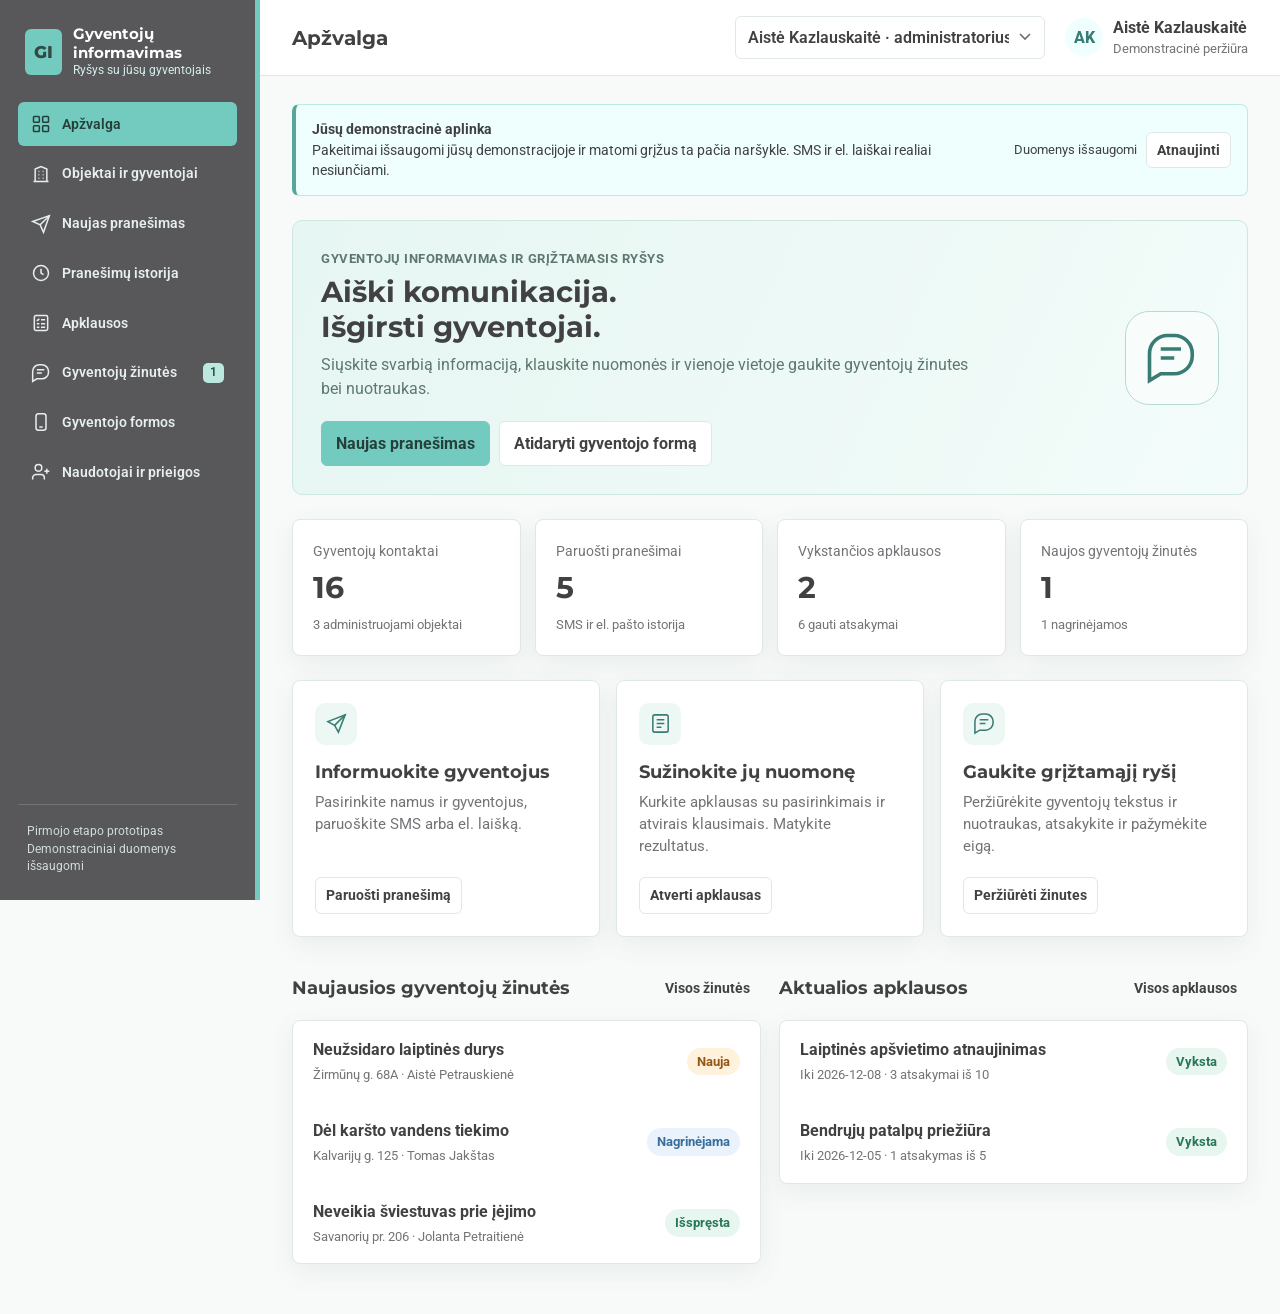
<file: index.html>
<!doctype html>
<html lang="lt">
<head>
  <meta charset="utf-8">
  <meta name="viewport" content="width=device-width, initial-scale=1">
  <meta name="description" content="Pranešimai, apklausos ir gyventojų grįžtamasis ryšys – interaktyvi demonstracija">
  <title>Gyventojų informavimas ir grįžtamasis ryšys</title>
  <link rel="preconnect" href="https://fonts.googleapis.com">
  <link rel="preconnect" href="https://fonts.gstatic.com" crossorigin>
  <link href="https://fonts.googleapis.com/css2?family=Montserrat:wght@500;600;700;800&family=Roboto:wght@400;500;700&display=swap" rel="stylesheet">
  <link rel="icon" type="image/svg+xml" href="data:image/svg+xml,%3Csvg xmlns='http://www.w3.org/2000/svg' viewBox='0 0 64 64'%3E%3Crect width='64' height='64' rx='10' fill='%2358A59A'/%3E%3Cpath d='M18 43V20h15c9 0 14 4 14 11s-5 11-14 11H25v-7h9c4 0 6-1 6-4s-2-4-6-4h-9v16z' fill='white'/%3E%3C/svg%3E">
  <style>
    [hidden]{display:none!important}.demo-banner{display:flex;justify-content:space-between;gap:18px;align-items:center;background:#eefffd;border:1px solid #bfe9e3;border-left:4px solid var(--brand);border-radius:7px;padding:14px 16px;margin-bottom:24px;font-size:14px}.demo-banner strong{display:block}.demo-banner span{display:block}.demo-banner .actions{align-items:center;flex-shrink:0}.error-box{background:#fdeceb;color:#8b2424;border:1px solid #efceca;padding:12px;border-radius:6px;margin-bottom:15px;font-size:14px}.info-box{padding:12px;background:#fff6eb;color:#865116;border-radius:6px;font-size:14px;margin-bottom:16px}.recipient-pick{max-height:390px;overflow:auto;margin-top:14px}.recipient-group{border:1px solid var(--line);border-radius:7px;margin-bottom:10px;overflow:hidden;background:#fff}.recipient-group-head{display:flex;justify-content:space-between;gap:12px;align-items:center;padding:11px 13px;background:#f5fbfa;border-bottom:1px solid var(--line)}.recipient-group-head strong{font-size:14px}.recipient-group-head span{font-size:12px;color:var(--muted);white-space:nowrap}.recipient-group .recipient-item{padding:10px 13px}.recipient-item{display:flex;gap:10px;border-bottom:1px solid #edf2f1;font-size:14px}.recipient-item:last-child{border-bottom:0}.recipient-item input{margin-top:4px;accent-color:var(--brand)}.recipient-item strong{display:block}.recipient-item small{display:block;font-size:13px;color:var(--muted)}.recipient-item.unavailable{color:#7b8380;background:#fafafa}.contact-alerts{display:grid;gap:7px;margin:10px 0 12px}.contact-alert{display:flex;gap:8px;align-items:flex-start;background:#fff6eb;color:#7f561f;border:1px solid #f3d7ad;border-radius:6px;padding:9px 11px;font-size:13px}.contact-alert:before{content:'!';display:grid;place-items:center;flex:0 0 20px;height:20px;border-radius:50%;background:#f5c987;font-weight:800}.review-summary{display:grid;grid-template-columns:repeat(3,1fr);gap:10px;margin-bottom:18px}.review-stat{padding:13px;border:1px solid var(--line);border-radius:7px;background:#f8fbfb}.review-stat span{display:block;color:var(--muted);font-size:12px}.review-stat strong{display:block;margin-top:3px;font-family:Montserrat,sans-serif;font-size:15px}.recipient-details{border:1px solid var(--line);border-radius:7px;margin:16px 0;overflow:hidden}.recipient-details summary{cursor:pointer;padding:12px 14px;background:#f5fbfa;font-weight:700;font-size:14px}.recipient-details .table-wrap{border-top:1px solid var(--line)}.modal.wide{width:min(820px,100%)}.modal .table{font-size:14px;min-width:650px}.modal .table td{padding:9px}.modal .table th{padding:9px}.modal .preview-box{max-height:220px;overflow:auto}.modal .check-list{max-height:260px}.toolbar-count{margin-left:auto}.top-actions .view-switch{max-width:310px}#saveStatus{font-size:13px;max-width:200px}.import-errors{max-height:220px;overflow:auto;padding-left:22px}.import-metrics{display:flex;gap:20px;margin:14px 0;flex-wrap:wrap}.import-metrics strong{display:block;font-size:20px}.modal label input[type=checkbox]{width:auto}.muted{color:var(--muted)}.demo-label{font-size:12px;color:var(--muted);display:block}.field input[type=checkbox]{width:auto}.modal-backdrop{overscroll-behavior:contain}.field label small{font-weight:400}.recipient-item label{cursor:pointer}.history-text{white-space:pre-wrap}.blank-detail{padding:50px 25px;color:var(--muted)}.required{color:#b03d3d;margin-left:3px}.field-error{display:none;color:#a62f2f;font-size:12px}.field.invalid .field-error{display:block}.field.invalid input,.field.invalid select,.field.invalid textarea{border-color:#cf6262;box-shadow:0 0 0 2px rgba(207,98,98,.1)}.send-copy{display:grid;gap:3px}.validation-hint{font-size:12px;color:#9a3b33}.history-object{display:inline-flex;margin:3px 4px 0 0;padding:3px 7px;border-radius:999px;background:#eef8f6;color:#39756d;font-size:12px}.history-subject{font-weight:700;font-family:Montserrat,sans-serif}.history-preview{display:block;color:var(--muted);font-size:13px;margin-top:4px;max-width:440px;white-space:nowrap;overflow:hidden;text-overflow:ellipsis}
    @media(max-width:760px){.demo-banner{display:block}.demo-banner .actions{margin-top:10px}.top-actions .view-switch{max-width:175px}.user{display:none}.demo-banner span{font-size:13px}.content .headline-row{gap:12px}}

    :root{--ink:#414143;--muted:#737477;--line:#dfe8e7;--surface:#fff;--bg:#f7faf9;--brand:#58a59a;--brand-2:#73cabe;--brand-dark:#397c73;--brand-soft:#eefffd;--amber:#e9a65d;--amber-soft:#fff6eb;--red:#b84141;--red-soft:#fdeceb;--blue:#4e8cad;--blue-soft:#edf6fa;--shadow:0 8px 26px rgba(71,92,89,.08);--radius:8px}
    *{box-sizing:border-box}html{font-size:16px}body{margin:0;background:var(--bg);color:var(--ink);font-family:Roboto,sans-serif;line-height:1.48}button,input,select,textarea{font:inherit}button{cursor:pointer}button:focus-visible,input:focus-visible,select:focus-visible,textarea:focus-visible{outline:3px solid rgba(115,202,190,.28);outline-offset:2px}
    .app{min-height:100vh;display:grid;grid-template-columns:260px 1fr}.sidebar{position:sticky;top:0;height:100vh;background:#58585a;color:#fff;padding:24px 18px;display:flex;flex-direction:column;gap:25px;border-right:5px solid var(--brand-2)}.brand{display:flex;align-items:center;gap:11px;padding:0 7px}.mark{width:46px;height:46px;border-radius:6px;background:var(--brand-2);color:#314a46;display:grid;place-items:center;font:800 17px Montserrat,sans-serif}.brand-copy{display:grid}.brand-copy strong{font:700 15px Montserrat,sans-serif}.brand-copy span{font-size:12px;color:#d4eeee}
    nav{display:grid;gap:5px}.nav-btn{border:0;background:transparent;color:#e7eeee;padding:12px 13px;border-radius:6px;display:flex;align-items:center;gap:11px;text-align:left;font-weight:600;font-size:14px}.nav-btn svg{width:20px;height:20px;stroke-width:1.8}.nav-btn:hover{background:rgba(115,202,190,.15);color:#fff}.nav-btn.active{background:var(--brand-2);color:#263f3b;box-shadow:none}.nav-btn.admin-only.hidden{display:none}.side-foot{margin-top:auto;border-top:1px solid rgba(255,255,255,.16);padding:18px 9px 0;color:#d2dddd;font-size:12px}
    .main{min-width:0}.topbar{height:76px;padding:0 32px;border-bottom:1px solid var(--line);background:rgba(255,255,255,.96);display:flex;align-items:center;justify-content:space-between;position:sticky;top:0;z-index:10;backdrop-filter:blur(12px)}.page-title{font:700 20px Montserrat,sans-serif;margin:0}.top-actions{display:flex;align-items:center;gap:12px}.view-switch{border:1px solid var(--line);background:#fff;border-radius:6px;padding:9px 12px;color:var(--ink);font-weight:600}.user{display:flex;align-items:center;gap:10px;padding-left:8px}.avatar{width:38px;height:38px;border-radius:50%;display:grid;place-items:center;background:var(--brand-soft);color:var(--brand-dark);font-weight:800}.user small{display:block;color:var(--muted)}
    .content{padding:28px 32px 50px;max-width:1440px;margin:0 auto}.view{display:none}.view.active{display:block}.eyebrow{margin:0 0 5px;color:var(--brand-dark);font-weight:700;font-size:13px;letter-spacing:.04em;text-transform:uppercase}.headline-row{display:flex;align-items:flex-start;justify-content:space-between;gap:18px;margin-bottom:22px}.headline-row h2{font:700 27px Montserrat,sans-serif;margin:0 0 5px;color:#505052}.headline-row p{color:var(--muted);margin:0}.actions{display:flex;gap:9px;flex-wrap:wrap}.btn{border:1px solid var(--line);border-radius:6px;padding:10px 14px;background:#fff;color:var(--ink);font-weight:700;display:inline-flex;align-items:center;justify-content:center;gap:8px}.btn:hover{border-color:#9fd5ce;background:#f5fbfa}.btn.primary{background:var(--brand-2);color:#263f3b;border-color:var(--brand-2)}.btn.primary:hover{background:var(--brand);color:#fff}.btn.danger{color:var(--red);border-color:#efceca}.btn.ghost{border-color:transparent;background:transparent}.btn.small{padding:7px 10px;font-size:13px}.btn:disabled{opacity:.45;cursor:not-allowed}
    .card{background:var(--surface);border:1px solid var(--line);border-radius:var(--radius);box-shadow:var(--shadow)}.toolbar{padding:14px 16px;display:flex;align-items:center;gap:10px;margin-bottom:14px}.search{position:relative;flex:1;max-width:430px}.search svg{position:absolute;left:12px;top:50%;transform:translateY(-50%);width:18px;color:#80918e}.search input{width:100%;border:1px solid var(--line);border-radius:10px;padding:10px 12px 10px 39px;background:#fbfcfc}.filter{border:1px solid var(--line);border-radius:10px;padding:10px 12px;background:#fff;color:var(--ink)}
    .object-layout{display:grid;grid-template-columns:minmax(0,1.05fr) minmax(370px,.95fr);gap:18px}.table-wrap{overflow:auto}.table{width:100%;border-collapse:collapse;min-width:620px}.table th{font-size:12px;color:var(--muted);text-transform:uppercase;letter-spacing:.05em;text-align:left;padding:12px 16px;border-bottom:1px solid var(--line);background:#fafcfc}.table td{padding:14px 16px;border-bottom:1px solid #edf2f1;vertical-align:middle}.table tr:last-child td{border-bottom:0}.table tbody tr{cursor:pointer}.table tbody tr:hover,.table tbody tr.selected{background:#eef8f6}.table tbody tr.selected td:first-child{box-shadow:inset 3px 0 var(--brand)}.main-cell strong{display:block}.sub{font-size:13px;color:var(--muted)}.badge{display:inline-flex;align-items:center;gap:6px;border-radius:999px;padding:5px 9px;font-size:12px;font-weight:700;background:var(--brand-soft);color:var(--brand)}.badge.gray{background:#edf1f0;color:#566663}.badge.amber{background:var(--amber-soft);color:#a95a11}.badge.sms{background:var(--blue-soft);color:var(--blue)}.badge.email{background:var(--brand-soft);color:var(--brand)}
    .detail{min-height:520px;overflow:hidden}.detail-head{padding:21px 22px;background:linear-gradient(125deg,#eff9f7,#fff);border-bottom:1px solid var(--line)}.detail-head .back{display:none}.detail-head h3{font:800 22px Montserrat;margin:4px 0}.metrics{display:flex;gap:24px;margin-top:16px}.metric strong{font:800 22px Montserrat;display:block}.metric span{font-size:12px;color:var(--muted)}.tabs{display:flex;padding:0 20px;border-bottom:1px solid var(--line)}.tab{border:0;background:transparent;padding:14px 10px;margin-right:16px;color:var(--muted);font-weight:700;border-bottom:2px solid transparent}.tab.active{color:var(--brand);border-bottom-color:var(--brand)}.resident-list{padding:8px 20px 18px}.resident{display:grid;grid-template-columns:1fr auto;gap:8px;padding:14px 0;border-bottom:1px solid #edf2f1}.resident:last-child{border:0}.resident strong{display:block}.resident-meta{display:flex;gap:10px;flex-wrap:wrap;color:var(--muted);font-size:13px;margin-top:4px}.icon-actions{display:flex;gap:5px;align-items:center}
    .compose-grid{display:grid;grid-template-columns:minmax(0,.85fr) minmax(420px,1.15fr);gap:18px}.panel-head{padding:20px 22px;border-bottom:1px solid var(--line)}.panel-head h3{font:800 19px Montserrat;margin:0}.panel-head p{margin:3px 0 0;color:var(--muted);font-size:14px}.panel-body{padding:20px 22px}.field{display:grid;gap:7px;margin-bottom:17px}.field label{font-weight:700;font-size:14px}.field input,.field select,.field textarea{border:1px solid var(--line);border-radius:10px;padding:11px 12px;background:#fff;color:var(--ink);width:100%}.field textarea{min-height:114px;resize:vertical}.check-list{display:grid;gap:8px;max-height:220px;overflow:auto}.check-row{display:flex;gap:10px;align-items:flex-start;padding:11px;border:1px solid var(--line);border-radius:10px}.check-row:has(input:checked){border-color:#82bbb3;background:#f1faf8}.check-row input{margin-top:4px;accent-color:var(--brand)}.check-row strong{display:block}.recipient-summary{display:flex;align-items:center;justify-content:space-between;margin:14px 0 0;padding:12px 14px;background:#f3f7f6;border-radius:10px}.channels{display:grid;grid-template-columns:repeat(3,1fr);gap:9px}.channel{border:1px solid var(--line);background:#fff;border-radius:11px;padding:13px 10px;text-align:center;font-weight:700;color:var(--muted)}.channel.active{border-color:var(--brand);background:var(--brand-soft);color:var(--brand)}.counter{text-align:right;color:var(--muted);font-size:12px;margin-top:-12px}.preview-box{border:1px solid var(--line);border-radius:12px;padding:15px;background:#fbfcfc}.preview-box h4{margin:0 0 8px;font:700 15px Montserrat}.preview-box p{margin:0;color:#40514e;white-space:pre-wrap}.send-bar{display:flex;align-items:center;justify-content:space-between;gap:15px;margin-top:20px;padding-top:18px;border-top:1px solid var(--line)}
    .history-card{overflow:hidden}.history-row td:first-child{width:190px}.channel-stack{display:flex;gap:5px}.empty{padding:50px;text-align:center;color:var(--muted)}
    .users-grid{display:grid;grid-template-columns:repeat(3,minmax(0,1fr));gap:14px}.user-card{padding:18px}.user-card-top{display:flex;justify-content:space-between;gap:10px}.user-identity{display:flex;gap:11px}.user-card h3{font:700 16px Montserrat;margin:2px 0}.access{border-top:1px solid var(--line);margin-top:16px;padding-top:14px}.access strong{font-size:13px}.access p{margin:5px 0 0;color:var(--muted);font-size:14px}
    .modal-backdrop{position:fixed;inset:0;background:rgba(9,34,31,.45);display:none;align-items:center;justify-content:center;padding:20px;z-index:50}.modal-backdrop.open{display:flex}.modal{width:min(560px,100%);max-height:90vh;overflow:auto;background:#fff;border-radius:18px;box-shadow:0 28px 70px rgba(0,0,0,.2)}.modal-head{padding:20px 22px;border-bottom:1px solid var(--line);display:flex;justify-content:space-between;align-items:center}.modal-head h3{margin:0;font:800 20px Montserrat}.modal-body{padding:21px 22px}.modal-foot{padding:16px 22px;border-top:1px solid var(--line);display:flex;justify-content:flex-end;gap:9px}.close{border:0;background:transparent;font-size:24px;color:var(--muted)}.form-grid{display:grid;grid-template-columns:1fr 1fr;gap:0 12px}.span-2{grid-column:span 2}.confirm-icon{width:48px;height:48px;background:var(--red-soft);color:var(--red);display:grid;place-items:center;border-radius:50%;font-size:23px;margin-bottom:15px}.toast{position:fixed;right:24px;bottom:24px;z-index:80;background:#143d38;color:#fff;padding:14px 18px;border-radius:12px;box-shadow:0 16px 40px rgba(0,0,0,.2);transform:translateY(30px);opacity:0;pointer-events:none;transition:.25s}.toast.show{transform:none;opacity:1}.mobile-menu{display:none;border:0;background:transparent;color:var(--ink)}
    .import-drop{border:2px dashed #b6cec9;border-radius:13px;padding:26px;text-align:center;background:#f7fbfa}.import-drop input{margin-top:13px}.import-preview{margin-top:16px;display:none}.import-preview.show{display:block}.progress{height:8px;border-radius:99px;background:#e7eeec;overflow:hidden;margin:12px 0}.progress span{display:block;width:100%;height:100%;background:var(--brand)}
    @media(max-width:1050px){.app{grid-template-columns:210px 1fr}.sidebar{padding-inline:12px}.content{padding:24px 22px}.topbar{padding:0 22px}.object-layout,.compose-grid{grid-template-columns:1fr}.users-grid{grid-template-columns:repeat(2,1fr)}}
    @media(max-width:760px){.app{display:block}.sidebar{position:fixed;left:-270px;width:250px;z-index:40;transition:.25s}.sidebar.open{left:0}.mobile-menu{display:grid;place-items:center}.topbar{height:66px;padding:0 16px}.page-title{font-size:18px}.user div:last-child{display:none}.content{padding:20px 15px 35px}.headline-row{display:grid}.headline-row h2{font-size:24px}.object-layout,.compose-grid{display:block}.object-layout>.card,.compose-grid>.card{margin-bottom:15px}.users-grid{grid-template-columns:1fr}.toolbar{flex-wrap:wrap}.search{max-width:none;width:100%;flex-basis:100%}.channels,.review-summary{grid-template-columns:1fr}.form-grid{grid-template-columns:1fr}.span-2{grid-column:auto}.detail{display:none}.detail.mobile-active{display:block}.objects-card.mobile-hidden{display:none}.detail-head .back{display:inline-flex}.top-actions .view-switch{max-width:132px}.send-bar{align-items:stretch;flex-direction:column}.send-bar .btn{width:100%}.table{min-width:560px}.recipient-group-head{align-items:flex-start;flex-direction:column;gap:3px}}
  </style>
<link rel="stylesheet" href="./dialogas.css">
  <meta name="theme-color" content="#58a59a">
  <meta name="application-name" content="Gyventojų informavimas">
  <meta name="apple-mobile-web-app-title" content="Gyventojų info">
  <link rel="manifest" href="./manifest.webmanifest">
  <link rel="apple-touch-icon" href="./icons/apple-touch-icon.png">
  <script src="./pwa.js" defer></script>
</head>
<body>
<div class="app">
  <aside class="sidebar" id="sidebar">
    <div class="brand"><div class="mark">GI</div><div class="brand-copy"><strong>Gyventojų informavimas</strong><span>Ryšys su jūsų gyventojais</span></div></div>
    <nav aria-label="Pagrindinė navigacija"><button class="nav-btn active" data-view="home"><svg viewBox="0 0 24 24" fill="none" stroke="currentColor"><rect x="3" y="3" width="7" height="7" rx="1"/><rect x="14" y="3" width="7" height="7" rx="1"/><rect x="3" y="14" width="7" height="7" rx="1"/><rect x="14" y="14" width="7" height="7" rx="1"/></svg>Apžvalga</button>
      <button class="nav-btn" data-view="objects"><svg viewBox="0 0 24 24" fill="none" stroke="currentColor"><path d="M3 21h18M5 21V6l7-3 7 3v15M9 9h1m4 0h1m-6 4h1m4 0h1m-6 4h1m4 0h1"/></svg>Objektai ir gyventojai</button>
      <button class="nav-btn" data-view="compose"><svg viewBox="0 0 24 24" fill="none" stroke="currentColor"><path d="m22 2-7 20-4-9-9-4Z"/><path d="M22 2 11 13"/></svg>Naujas pranešimas</button>
      <button class="nav-btn" data-view="history"><svg viewBox="0 0 24 24" fill="none" stroke="currentColor"><circle cx="12" cy="12" r="9"/><path d="M12 7v5l3 2"/></svg>Pranešimų istorija</button>
      <button class="nav-btn" data-view="surveys"><svg viewBox="0 0 24 24" fill="none" stroke="currentColor"><rect x="4" y="3" width="16" height="18" rx="2"/><path d="m7 8 1 1 2-2m2 1h5M7 13h3m2 0h5M7 17h3m2 0h5"/></svg>Apklausos</button><button class="nav-btn" data-view="feedback"><svg viewBox="0 0 24 24" fill="none" stroke="currentColor"><path d="M21 11a8 8 0 0 1-8 8H7l-5 3V10a8 8 0 0 1 8-8h3a8 8 0 0 1 8 8Z"/><path d="M7 8h9m-9 4h6"/></svg>Gyventojų žinutės <span id="feedbackBadge" class="nav-count"></span></button><button class="nav-btn" data-view="portal"><svg viewBox="0 0 24 24" fill="none" stroke="currentColor"><rect x="6" y="2" width="12" height="20" rx="3"/><path d="M10 18h4"/></svg>Gyventojo formos</button><button class="nav-btn admin-only" data-view="users"><svg viewBox="0 0 24 24" fill="none" stroke="currentColor"><path d="M16 21v-2a4 4 0 0 0-4-4H6a4 4 0 0 0-4 4v2"/><circle cx="9" cy="7" r="4"/><path d="M19 8v6m3-3h-6"/></svg>Naudotojai ir prieigos</button>
    </nav>
    <div class="side-foot">Pirmojo etapo prototipas<br>Demonstraciniai duomenys išsaugomi</div>
  </aside>
  <main class="main">
    <header class="topbar">
      <div style="display:flex;align-items:center;gap:10px"><button class="mobile-menu" id="menuBtn" aria-label="Atverti meniu"><svg width="24" height="24" viewBox="0 0 24 24" fill="none" stroke="currentColor"><path d="M4 7h16M4 12h16M4 17h16"/></svg></button><h1 class="page-title" id="pageTitle">Objektai ir gyventojai</h1></div>
      <div class="top-actions"><select class="view-switch" id="roleSwitch" aria-label="Demonstracinio naudotojo peržiūra"><option value="admin">Administratorius</option><option value="employee">Darbuotojas</option></select><div class="user"><div class="avatar" id="topAvatar">AK</div><div><strong id="topName">Aistė Kazlauskaitė</strong><small id="topRole">Administratorė</small></div></div></div>
    </header>
    <div class="content"><div class="demo-banner"><div><strong>Demonstracinė aplinka</strong><span>Duomenys išsaugomi. SMS ir el. laiškai realiai nesiunčiami. Microsoft prisijungimas dar neprijungtas.</span></div><div class="actions"><span id="saveStatus" role="status">Įkeliama…</span><button class="btn small" id="installAppBtn" hidden>Įdiegti programėlę</button><button class="btn small" id="refreshBtn">Atnaujinti</button></div></div><div id="loadError" class="error-box" role="alert" hidden></div><div id="workspace" hidden>
      <section class="view" id="view-home"></section><section class="view" id="view-surveys"></section><section class="view" id="view-feedback"></section><section class="view" id="view-portal"></section><section class="view" id="view-objects">
        <div class="headline-row"><div><p class="eyebrow">Administruojamas turtas</p><h2>Objektai ir gyventojų kontaktai</h2><p>Valdykite namus, butus ir su jais susietus gyventojų kontaktus.</p></div><div class="actions admin-controls"><button class="btn" id="importBtn">Importuoti iš Excel</button><button class="btn primary" id="addHouseBtn">+ Naujas objektas</button></div></div>
        <div class="card toolbar"><div class="search"><svg viewBox="0 0 24 24" fill="none" stroke="currentColor"><circle cx="11" cy="11" r="7"/><path d="m20 20-4-4"/></svg><input id="houseSearch" placeholder="Ieškoti pagal gatvę ar namo numerį"></div><select class="filter" id="cityFilter"><option value="all">Visi miestai</option><option>Vilnius</option><option>Kaunas</option></select><span class="sub" id="objectCount"></span></div>
        <div class="object-layout"><div class="card objects-card" id="objectsCard"><div class="table-wrap"><table class="table"><thead><tr><th>Objektas</th><th>Miestas</th><th>Butai</th><th>Kontaktai</th><th>Būsena</th></tr></thead><tbody id="housesBody"></tbody></table></div></div><div class="card detail" id="houseDetail"></div></div>
      </section>
      <section class="view" id="view-compose">
        <div class="headline-row"><div><p class="eyebrow">Gyventojų informavimas</p><h2>Naujas pranešimas</h2><p>Pasirinkite objektus, gavėjus ir komunikacijos kanalą.</p></div></div>
        <div class="compose-grid"><div class="card"><div class="panel-head"><h3>1. Pasirinkite gavėjus</h3><p>Galite pasirinkti vieną arba kelis namus.</p></div><div class="panel-body"><div class="field"><label for="recipientSearch">Objektų paieška</label><input id="recipientSearch" placeholder="Gatvė arba namo numeris"></div><div class="check-list" id="houseChecks"></div><div class="field" style="margin-top:16px"><label for="contactFilter">Kontaktų filtras</label><select id="contactFilter"><option value="all">Visi pasirinkti gyventojai</option><option value="sms">Turi telefono numerį</option><option value="email">Turi el. pašto adresą</option><option value="both">Turi abu kontaktus</option></select></div><div class="recipient-summary"><span>Parinkta gavėjų</span><strong id="recipientCount">0</strong></div><div id="contactAlerts" class="contact-alerts" hidden></div><div id="recipientActions" hidden style="margin-bottom:12px"><button type="button" class="btn small" id="selectAllRecipients">Pažymėti visus</button> <button type="button" class="btn small" id="deselectAllRecipients">Atžymėti visus</button></div><div id="recipientList" class="recipient-pick"></div></div></div>
          <div class="card"><div class="panel-head"><h3>2. Paruoškite pranešimą</h3><p>Išbandykite paruošimą ir įrašymą į istoriją be tikro siuntimo.</p></div><div class="panel-body"><div class="field"><label>Siuntimo kanalas <span class="required">*</span></label><div class="channels" id="channels"><button class="channel active" data-channel="sms">SMS</button><button class="channel" data-channel="email">El. paštas</button><button class="channel" data-channel="both">Abu kanalai</button></div></div><div class="field sms-field" id="messageTextField"><label for="messageText">SMS tekstas <span class="required">*</span></label><textarea id="messageText" maxlength="500" aria-describedby="messageTextError">Informuojame, kad lapkričio 27 d. nuo 9:00 iki 13:00 vyks vandentiekio priežiūros darbai. Daugiau informacijos pateikiama administratoriaus svetainėje.</textarea><span class="sub" id="smsCount"></span><span class="field-error" id="messageTextError">Įrašykite SMS tekstą.</span></div><div class="field email-field" id="subjectField" hidden><label for="subject">El. laiško tema <span class="required">*</span></label><input id="subject" maxlength="200" aria-describedby="subjectError" value="Informacija apie vandentiekio priežiūros darbus"><span class="field-error" id="subjectError">Įrašykite el. laiško temą.</span></div><div class="field email-field" id="emailTextField" hidden><label for="emailText">El. laiško tekstas <span class="required">*</span></label><textarea id="emailText" maxlength="10000" rows="7" aria-describedby="emailTextError">Gerbiami gyventojai,

Lapkričio 27 d. nuo 9:00 iki 13:00 name bus atliekami vandentiekio priežiūros darbai. Darbų metu galimi laikini vandens tiekimo sutrikimai.

Atsiprašome už nepatogumus.
Administracija</textarea><span class="field-error" id="emailTextError">Įrašykite el. laiško tekstą.</span></div><div class="send-bar"><div class="send-copy"><span class="sub" id="sendSummary">Pasirinkite bent vieną objektą</span><span class="validation-hint" id="composeHint">Pasirinkite bent vieną objektą ir gavėją.</span></div><button class="btn primary" id="reviewBtn" disabled>Peržiūrėti pranešimą</button></div></div></div>
        </div>
      </section>
      <section class="view" id="view-history">
        <div class="headline-row"><div><p class="eyebrow">Komunikacijos apskaita</p><h2>Pranešimų istorija</h2><p>Kas, kada ir kam paruošė demonstracinį pranešimą.</p></div></div>
        <div class="card toolbar"><div class="search"><svg viewBox="0 0 24 24" fill="none" stroke="currentColor"><circle cx="11" cy="11" r="7"/><path d="m20 20-4-4"/></svg><input id="historySearch" placeholder="Ieškoti istorijoje"></div><select class="filter" id="historyChannel"><option value="all">Visi kanalai</option><option value="SMS">SMS</option><option value="El. paštas">El. paštas</option><option value="SMS + el. paštas">Abu kanalai</option></select></div>
        <div class="card history-card"><div class="table-wrap"><table class="table"><thead><tr><th>Data ir laikas</th><th>Pranešimas</th><th>Objektai ir gavėjai</th><th>Kanalas</th><th>Paruošė</th></tr></thead><tbody id="historyBody"></tbody></table></div></div>
      </section>
      <section class="view" id="view-users">
        <div class="headline-row"><div><p class="eyebrow">Administravimas</p><h2>Naudotojai ir prieigos</h2><p>Naudotojų rolės ir konkretūs jiems priskirti objektai.</p></div><button class="btn primary" id="addUserBtn">+ Naujas naudotojas</button></div>
        <div class="users-grid" id="usersGrid"></div>
      </section>
    </div></div>
  </main>
</div>
<div class="modal-backdrop" id="modal"><div class="modal" role="dialog" aria-modal="true" aria-labelledby="modalTitle"><div class="modal-head"><h3 id="modalTitle"></h3><button class="close" data-close aria-label="Uždaryti">×</button></div><div class="modal-body" id="modalBody"></div><div class="modal-foot" id="modalFoot"></div></div></div>
<div class="toast" id="toast" role="status"></div>
<script src="./xlsx.full.min.js"></script>
<script src="./seed.js"></script>
<script type="module" src="./bootstrap.js"></script>
</body></html>
</file>
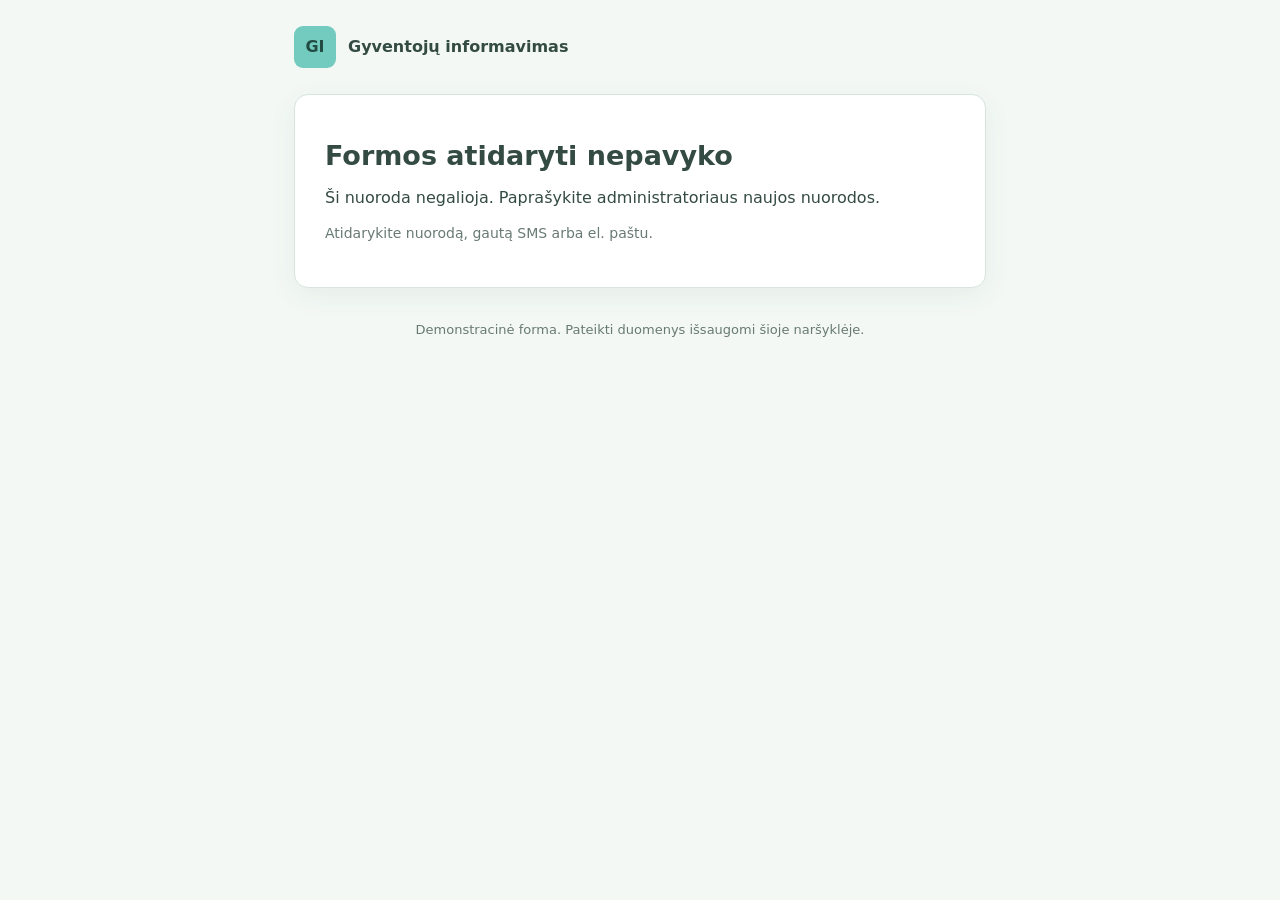
<file: gyventojui.html>
<!doctype html><html lang="lt"><head><meta charset="utf-8"><meta name="viewport" content="width=device-width, initial-scale=1"><meta name="referrer" content="no-referrer"><title>Žinutė administratoriui</title><link rel="stylesheet" href="./resident.css"></head><body data-resident-form="true"><header><div class="brand-mark">GI</div><span>Gyventojų informavimas</span></header><main id="residentRoot"><p role="status">Įkeliama forma…</p></main><footer>Demonstracinė forma. Pateikti duomenys išsaugomi šioje naršyklėje.</footer><script src="./seed.js"></script><script type="module" src="./bootstrap.js"></script></body></html>
</file>
<file: dialogas.css>
.nav-count{margin-left:auto;background:#bce8df;color:#254f47;border-radius:5px;padding:1px 7px;font-size:12px}.overview-hero{display:flex;align-items:center;justify-content:space-between;gap:24px;margin-bottom:24px;background:linear-gradient(115deg,#e6f6f2,#f3fcfa);border:1px solid #cde6e0;border-radius:10px;padding:28px}.overview-hero h2{font:700 29px Montserrat,sans-serif;margin:6px 0 9px;max-width:640px}.overview-hero p{color:#5e7771;max-width:650px;margin:0}.hero-emblem{width:94px;height:94px;border:1px solid #b5dad2;background:#fff8;border-radius:24px;display:grid;place-items:center;flex-shrink:0}.hero-emblem svg{width:54px;height:54px;color:var(--brand-dark)}.stats-row{display:grid;grid-template-columns:repeat(4,1fr);gap:14px;margin-bottom:24px}.stat-card{padding:19px 20px}.stat-card>span{font-size:14px;color:var(--muted)}.stat-card strong{display:block;font:700 30px Montserrat,sans-serif;margin:6px 0}.stat-card small{font-size:13px;color:var(--muted)}.quick-grid{display:grid;grid-template-columns:repeat(3,1fr);gap:16px;margin-bottom:25px}.quick-card{padding:22px;display:flex;flex-direction:column;align-items:flex-start}.quick-card h3{font:700 18px Montserrat,sans-serif;margin:16px 0 8px}.quick-card p{font-size:15px;color:var(--muted);margin:0 0 20px;flex:1}.quick-card .quick-icon{width:42px;height:42px;border-radius:10px;background:#edf8f5;color:var(--brand-dark);display:grid;place-items:center}.quick-icon svg{width:23px;height:23px}.section-heading{display:flex;align-items:center;justify-content:space-between;gap:15px;margin:8px 0 13px}.section-heading h3{font:700 18px Montserrat,sans-serif;margin:0}.two-col{display:grid;grid-template-columns:1fr 1fr;gap:18px}.list-line{padding:17px 20px;border-bottom:1px solid var(--line);display:flex;align-items:center;justify-content:space-between;gap:14px}.list-line:last-child{border-bottom:0}.list-line strong{display:block}.list-line .sub{display:block;margin-top:4px}.list-button{border:0;background:transparent;text-align:left;color:inherit;cursor:pointer;width:100%}.list-button:hover{background:#f4faf8}.pill{display:inline-block;border-radius:99px;padding:4px 10px;font-size:13px;font-weight:700;white-space:nowrap}.pill.new{background:#fff2dd;color:#945615}.pill.inprogress{background:#eaf3fc;color:#386e99}.pill.done,.pill.active{background:#e7f6ef;color:#2a775a}.pill.closed{background:#eff1f1;color:#68716f}.survey-grid{display:grid;grid-template-columns:repeat(2,minmax(0,1fr));gap:18px}.survey-card{padding:23px;display:flex;flex-direction:column}.survey-card h3{font:700 20px Montserrat,sans-serif;margin:16px 0 9px}.survey-card p{color:var(--muted);margin:0 0 16px}.survey-meta{display:flex;flex-wrap:wrap;gap:9px 20px;color:var(--muted);font-size:14px;margin:10px 0}.survey-card .actions{margin-top:auto;padding-top:16px}.survey-progress{height:7px;background:#edf2f0;border-radius:10px;margin:10px 0 4px;overflow:hidden}.survey-progress span{display:block;height:100%;background:var(--brand)}.question-editor{border:1px solid var(--line);border-radius:9px;padding:18px;margin:14px 0;background:#fbfdfc}.question-head{display:flex;align-items:center;justify-content:space-between;margin-bottom:12px}.question-head strong{font-size:15px}.question-editor textarea{min-height:90px}.target-grid{display:grid;grid-template-columns:1fr 1fr;gap:8px}.target-grid .check-row{margin:0}.result-question{padding:20px 0;border-bottom:1px solid var(--line)}.result-question:last-child{border:0}.result-question h4{margin:0 0 16px;font-size:17px}.result-row{margin:12px 0}.result-label{display:flex;justify-content:space-between;gap:18px;font-size:15px;margin-bottom:6px}.result-track{height:10px;background:#eef3f1;border-radius:4px;overflow:hidden}.result-track span{height:100%;background:var(--brand);display:block}.text-answer{padding:12px 14px;background:#f5f9f7;border-left:3px solid #a2d7c9;margin:10px 0;white-space:pre-wrap;overflow-wrap:anywhere}.feedback-layout{display:grid;grid-template-columns:minmax(270px,.8fr) minmax(0,1.2fr);gap:18px}.feedback-list{overflow:hidden;align-self:start;max-height:720px;overflow-y:auto}.feedback-item{display:block;padding:18px 20px;text-align:left;background:#fff;border:0;border-bottom:1px solid var(--line);width:100%;color:inherit}.feedback-item:hover,.feedback-item.selected{background:#eff8f5}.feedback-item.selected{box-shadow:inset 3px 0 var(--brand)}.feedback-item strong{display:block;margin:10px 0 5px}.feedback-item p{margin:0;color:var(--muted);font-size:14px;white-space:nowrap;overflow:hidden;text-overflow:ellipsis}.feedback-item .sub{font-size:13px;margin-top:9px;display:block}.feedback-item-top{display:flex;justify-content:space-between;align-items:center;gap:10px}.feedback-body{padding:23px;min-width:0}.feedback-body h3{font:700 22px Montserrat,sans-serif;margin:14px 0}.message-text{white-space:pre-wrap;overflow-wrap:anywhere;line-height:1.7;margin:20px 0}.photos{display:flex;gap:10px;flex-wrap:wrap;margin:16px 0}.photo-tile{width:108px;height:90px;object-fit:cover;border-radius:7px;border:1px solid var(--line)}.photo-button{border:0;background:transparent;padding:0}.photo-button:focus-visible{outline:3px solid var(--brand)}.photo-viewer{display:block;width:100%;max-height:60vh;object-fit:contain}.reply-item{padding:15px 17px;border-radius:8px;background:#eef8f5;margin:12px 0;overflow-wrap:anywhere}.reply-item p{margin:7px 0;white-space:pre-wrap}.reply-item .sub{font-size:13px}.reply-form{border-top:1px solid var(--line);margin-top:24px;padding-top:22px}.feedback-stats{display:flex;gap:10px;flex-wrap:wrap;margin-bottom:19px}.feedback-stats button{border:1px solid var(--line);border-radius:8px;padding:11px 15px;background:#fff;color:var(--ink);font-size:14px}.feedback-stats button.selected{background:#e6f5ef;border-color:#80bba9;color:#2c6855}.portal-shell{max-width:900px;margin:auto}.portal-selector{padding:18px 20px;display:grid;grid-template-columns:1fr 1fr;gap:14px;margin-bottom:20px}.portal-selector .field{margin:0}.portal-welcome{padding:24px 26px;background:#4d6962;color:white;border-radius:10px;margin-bottom:20px}.portal-welcome h2{font:700 25px Montserrat,sans-serif;margin:0 0 5px}.portal-welcome p{margin:0;color:#d6e9e2}.portal-tabs{display:flex;gap:6px;border-bottom:1px solid var(--line);margin-bottom:20px;overflow:auto}.portal-tabs button{border:0;border-bottom:3px solid transparent;background:transparent;color:var(--muted);font-weight:700;padding:13px 18px;white-space:nowrap}.portal-tabs button.active{border-color:var(--brand-dark);color:var(--brand-dark)}.portal-card{padding:22px;margin-bottom:16px}.portal-card h3{font:700 19px Montserrat,sans-serif;margin:9px 0}.portal-card p{white-space:pre-wrap;overflow-wrap:anywhere}.portal-card .actions{margin-top:18px}.portal-card>fieldset{margin:20px 0;padding:0;border:0}.portal-card legend{font-weight:700;margin-bottom:12px}.vote-option{display:flex;align-items:flex-start;gap:10px;padding:12px 14px;border:1px solid var(--line);border-radius:7px;margin:8px 0;cursor:pointer}.vote-option:has(input:checked){border-color:var(--brand);background:#eff9f5}.vote-option input{margin-top:5px;accent-color:var(--brand-dark)}.portal-card textarea{width:100%;padding:12px;border:1px solid var(--line);border-radius:7px;min-height:105px;font:inherit}.upload-zone{padding:20px;border:2px dashed #bdd7cf;background:#f6fbf8;border-radius:9px}.upload-zone label{display:block;font-weight:700;margin-bottom:8px}.upload-zone input{width:100%}.upload-zone p{font-size:14px;color:var(--muted);margin:9px 0 0}.upload-thumb{position:relative}.upload-thumb button{position:absolute;top:-6px;right:-6px;width:25px;height:25px;border:1px solid var(--line);border-radius:50%;background:white;color:#8c3030;font-weight:700}.new-feedback{margin-top:20px}.info-note{background:#f0f7fa;border:1px solid #d1e4ed;border-radius:7px;color:#3f6a7b;padding:13px 16px;font-size:14px;margin-bottom:20px}.danger-text{color:var(--red)}.plain-muted{color:var(--muted);font-size:14px}.spaced-top{margin-top:20px}.sub strong{font-family:inherit}.no-wrap{white-space:nowrap}select{appearance:none;background-image:url("data:image/svg+xml,%3Csvg xmlns='http://www.w3.org/2000/svg' width='12' height='8'%3E%3Cpath d='m1 1 5 5 5-5' fill='none' stroke='%23667570' stroke-width='1.7'/%3E%3C/svg%3E")!important;background-repeat:no-repeat!important;background-position:right 13px center!important;padding-right:35px!important}.nav-btn{font-size:14px}.btn.small{font-size:14px}.table th{font-size:13px}.demo-banner span{max-width:800px}.feedback-body .actions{margin-top:15px}.modal .form-grid{align-items:start}.empty{padding:35px 22px}.sidebar{gap:22px}.nav-btn svg{flex-shrink:0}.result-explainer{margin:15px 0;color:var(--muted);font-size:14px}.hero-cta{margin-top:20px}.photo-label{font-size:14px;color:var(--muted)}
@media(min-width:1500px){.content{padding-top:32px}}@media(max-width:1200px){.stats-row{grid-template-columns:repeat(2,1fr)}.feedback-layout{grid-template-columns:1fr}.feedback-list{max-height:350px}.top-actions .view-switch{max-width:230px}.user{display:none}}@media(max-width:1000px){.quick-grid{grid-template-columns:1fr}.quick-card{display:grid;grid-template-columns:42px 1fr;gap:0 15px}.quick-card h3{margin:0 0 8px}.quick-card p{grid-column:2}.quick-card .btn{grid-column:2;justify-self:start}.survey-grid,.two-col{grid-template-columns:1fr}.overview-hero h2{font-size:25px}.hero-emblem{display:none}}@media(max-width:760px){.portal-selector,.target-grid{grid-template-columns:1fr}.overview-hero{padding:22px}.overview-hero h2{font-size:23px}.stats-row{gap:10px}.stat-card{padding:15px}.stat-card strong{font-size:26px}.topbar .page-title{font-size:16px}.top-actions .view-switch{max-width:145px;font-size:13px}.portal-welcome{padding:21px}.portal-welcome h2{font-size:22px}.feedback-body{padding:18px}.portal-card{padding:18px}.feedback-stats{gap:7px}.feedback-stats button{padding:9px 10px}.section-heading{align-items:flex-start}.feedback-list{max-height:290px}.headline-row h2{font-size:23px}.demo-banner{font-size:14px}.portal-tabs button{padding:12px}.survey-card h3{font-size:19px}.photo-tile{width:92px;height:82px}}
</file>
<file: resident.css>
:root{--ink:#344b44;--muted:#687a73;--brand:#3e8375;--line:#d8e5df}*{box-sizing:border-box}body{margin:0;background:#f3f8f5;color:var(--ink);font:16px/1.55 system-ui,sans-serif}header{max-width:740px;margin:auto;padding:26px 24px;display:flex;gap:12px;align-items:center;font-weight:700}.brand-mark{display:grid;place-items:center;width:42px;height:42px;border-radius:9px;background:#73cabe;color:#224c43}main{max-width:692px;margin:0 auto 24px;background:white;border:1px solid var(--line);border-radius:14px;padding:30px;box-shadow:0 8px 28px #335d4710}h1{font-size:27px;line-height:1.3;margin:13px 0}h2{font-size:20px}p{margin:12px 0}.sub{font-size:14px;color:var(--muted)}.tag{font-size:14px;color:#246752;background:#eaf7ef;border-radius:6px;padding:5px 10px;display:inline-block}.context{padding:14px 16px;background:#f0f7f3;border-left:3px solid #82bba2;border-radius:6px;white-space:pre-wrap;margin:20px 0;overflow-wrap:anywhere}.field{display:grid;gap:7px;margin:20px 0}.field label,legend{font-weight:650}input,textarea,button{font:inherit}input[type=text],textarea{width:100%;padding:12px;border:1px solid var(--line);border-radius:8px;color:var(--ink)}textarea{min-height:130px;resize:vertical}fieldset{padding:0;border:0;margin:26px 0}legend{margin-bottom:13px}.option{display:flex;align-items:flex-start;gap:10px;border:1px solid var(--line);border-radius:8px;padding:12px 14px;margin:9px 0;cursor:pointer}.option input{accent-color:var(--brand);margin-top:6px}.option:has(input:checked){background:#edf7f0;border-color:#6ca98e}.btn{display:inline-block;background:var(--brand);color:white;border:0;border-radius:8px;padding:12px 20px;font-weight:650;cursor:pointer;text-decoration:none}.btn.secondary{background:#e9f3ed;color:var(--ink)}.btn:disabled{opacity:.55;cursor:wait}.error{padding:13px 16px;background:#fff0ee;color:#9c3a32;border-radius:8px;margin:20px 0}.upload{padding:18px;border:2px dashed #b5d0bf;border-radius:9px;background:#f9fcfa}.upload label{display:block;font-weight:650;margin-bottom:12px}.upload input{max-width:100%}.photos{display:flex;gap:12px;flex-wrap:wrap;margin:18px 0}.thumb{position:relative}.thumb img{width:110px;height:90px;object-fit:cover;border-radius:7px;border:1px solid var(--line)}.thumb button{position:absolute;right:-5px;top:-8px;width:26px;height:26px;border:1px solid var(--line);border-radius:50%;background:white;cursor:pointer}.success{text-align:center;padding:30px 5px}.success-mark{border-radius:50%;background:#e5f4e9;color:#387851;width:64px;height:64px;display:grid;place-items:center;font-size:28px;margin:auto}footer{text-align:center;padding:8px 20px 26px;color:var(--muted);font-size:13px}.spaced{margin-top:24px}:focus-visible{outline:3px solid #91c8b3;outline-offset:3px}[hidden]{display:none!important}@media(max-width:740px){header{padding:20px}main{margin:0 14px 20px;padding:23px 19px}h1{font-size:24px}.btn{width:100%;text-align:center}}
</file>
